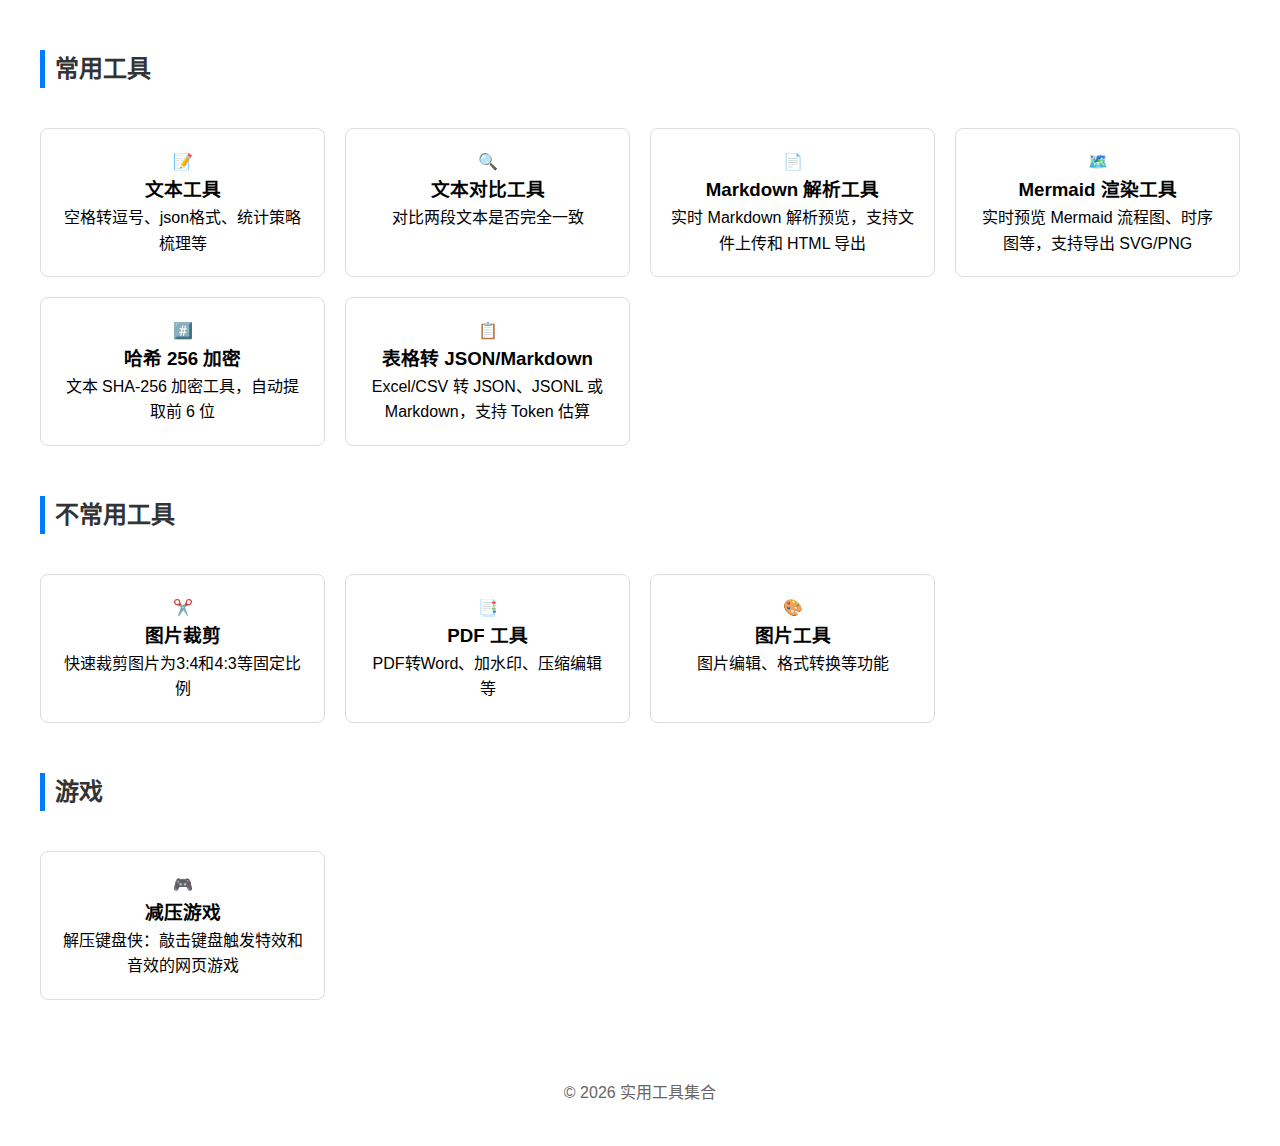
<file: index.html>
<!DOCTYPE html>
<html lang="zh-CN">
<head>
    <meta charset="UTF-8">
    <meta name="viewport" content="width=device-width, initial-scale=1.0">
    <title>实用工具集合</title>
    <link rel="stylesheet" href="工具箱/css/style.css">
</head>
<body>
    
    <main>
        <div id="tools-container">
            <!-- 工具列表将通过 JavaScript 动态加载 -->
        </div>
    </main>

    <footer>
        <p>© 2026 实用工具集合</p>
    </footer>

    <script src="工具箱/js/tools/toolsList.js"></script>
    <script src="工具箱/js/main.js"></script>
</body>
</html>
</file>
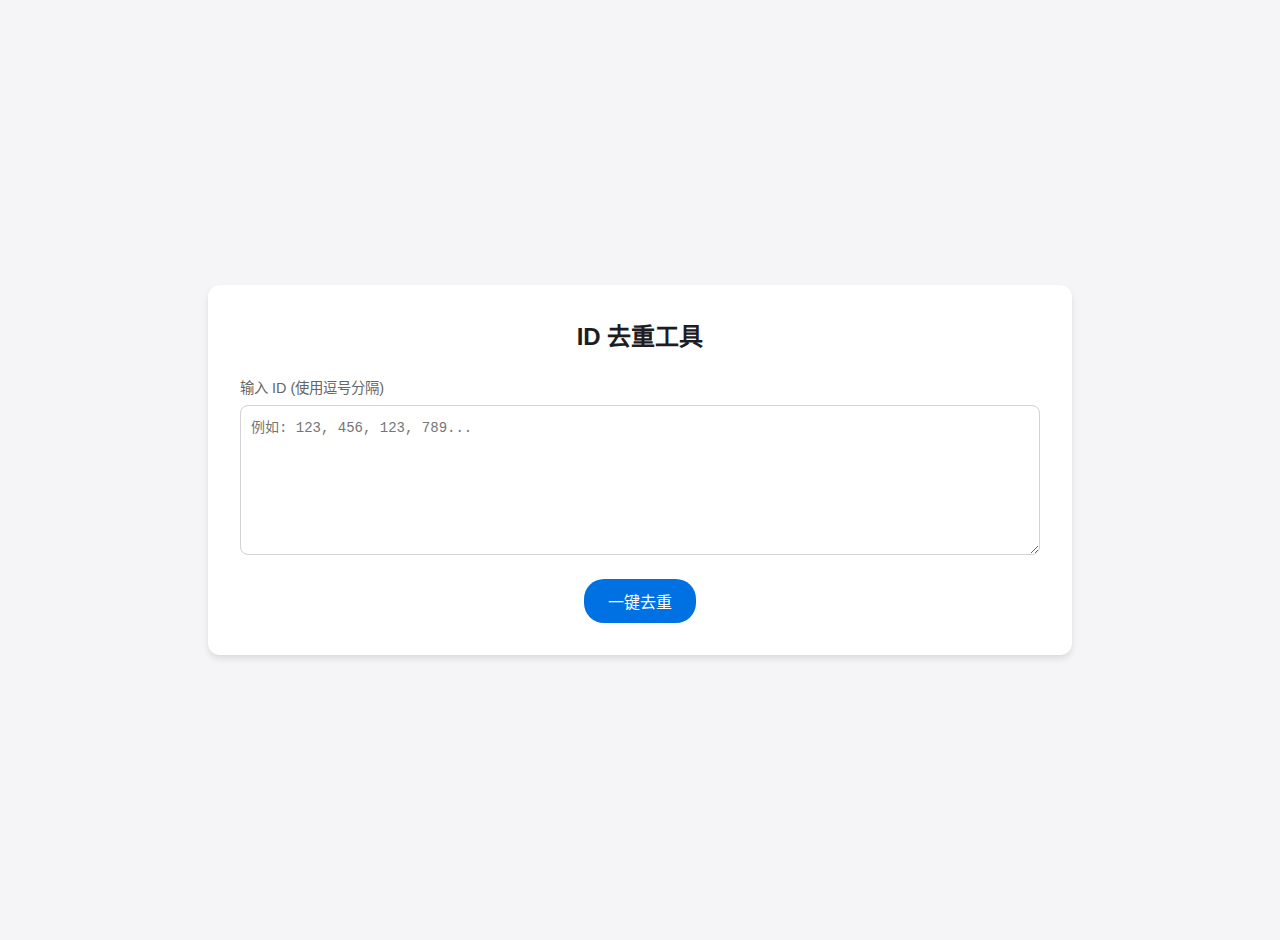
<file: id 去重工具/index.html>
<!DOCTYPE html>
<html lang="zh-CN">
<head>
    <meta charset="UTF-8">
    <meta name="viewport" content="width=device-width, initial-scale=1.0">
    <title>ID 去重工具</title>
    <style>
        body {
            font-family: -apple-system, BlinkMacSystemFont, "Segoe UI", Roboto, "Helvetica Neue", Arial, sans-serif;
            background-color: #f5f5f7;
            color: #333;
            display: flex;
            justify-content: center;
            align-items: center;
            min-height: 100vh;
            margin: 0;
            padding: 20px;
        }
        .container {
            background: white;
            padding: 2rem;
            border-radius: 12px;
            box-shadow: 0 4px 6px rgba(0,0,0,0.1);
            width: 100%;
            max-width: 800px;
            display: flex;
            flex-direction: column;
            gap: 1.5rem;
        }
        h1 {
            margin: 0;
            font-size: 1.5rem;
            text-align: center;
            color: #1d1d1f;
        }
        .input-group {
            display: flex;
            flex-direction: column;
            gap: 0.5rem;
        }
        label {
            font-weight: 500;
            font-size: 0.9rem;
            color: #666;
        }
        textarea {
            width: 100%;
            height: 150px;
            padding: 10px;
            border: 1px solid #d2d2d7;
            border-radius: 8px;
            font-family: monospace;
            font-size: 14px;
            resize: vertical;
            box-sizing: border-box;
        }
        textarea:focus {
            outline: none;
            border-color: #0071e3;
            box-shadow: 0 0 0 4px rgba(0,113,227,0.1);
        }
        .controls {
            display: flex;
            justify-content: center;
        }
        button {
            background-color: #0071e3;
            color: white;
            border: none;
            padding: 10px 24px;
            font-size: 1rem;
            border-radius: 20px;
            cursor: pointer;
            transition: background-color 0.2s;
        }
        button:hover {
            background-color: #0077ed;
        }
        button:active {
            background-color: #006edb;
        }
        button.secondary {
            background-color: #e8e8ed;
            color: #1d1d1f;
        }
        button.secondary:hover {
            background-color: #d2d2d7;
        }
        .stats {
            display: flex;
            justify-content: space-around;
            background-color: #f5f5f7;
            padding: 1rem;
            border-radius: 8px;
            text-align: center;
        }
        .stat-item {
            display: flex;
            flex-direction: column;
            gap: 4px;
        }
        .stat-label {
            font-size: 0.8rem;
            color: #86868b;
        }
        .stat-value {
            font-size: 1.2rem;
            font-weight: bold;
            color: #1d1d1f;
        }
        .result-group {
            position: relative;
        }
        .copy-btn {
            position: absolute;
            top: 10px;
            right: 10px;
            font-size: 0.8rem;
            padding: 6px 12px;
            background-color: rgba(255,255,255,0.9);
            border: 1px solid #d2d2d7;
            color: #333;
        }
        /* Toast Notification */
        #toast {
            visibility: hidden;
            min-width: 250px;
            margin-left: -125px;
            background-color: #333;
            color: #fff;
            text-align: center;
            border-radius: 8px;
            padding: 16px;
            position: fixed;
            z-index: 1;
            left: 50%;
            bottom: 30px;
            font-size: 17px;
            opacity: 0;
            transition: opacity 0.3s, bottom 0.3s;
        }
        #toast.show {
            visibility: visible;
            opacity: 1;
            bottom: 50px;
        }
    .format-controls {
        display: flex;
        gap: 1.5rem;
        margin-top: 1rem;
        align-items: center;
        justify-content: center;
    }
    .format-controls label {
        display: flex;
        align-items: center;
        gap: 0.5rem;
        cursor: pointer;
        color: #333;
    }
    input[type="radio"] {
        accent-color: #0071e3;
        transform: scale(1.2);
    }
    </style>
</head>
<body>

<div class="container">
    <h1>ID 去重工具</h1>

    <div class="input-group">
        <label for="inputData">输入 ID (使用逗号分隔)</label>
        <textarea id="inputData" placeholder="例如: 123, 456, 123, 789..."></textarea>
    </div>

    <div class="controls">
        <button onclick="deduplicate()">一键去重</button>
    </div>

    <div class="stats" id="statsSection" style="display: none;">
        <div class="stat-item">
            <span class="stat-label">去重前数量</span>
            <span class="stat-value" id="countBefore">-</span>
        </div>
        <div class="stat-item">
            <span class="stat-label">去重后数量</span>
            <span class="stat-value" id="countAfter">-</span>
        </div>
        <div class="stat-item">
            <span class="stat-label">重复 ID 数量</span>
            <span class="stat-value" id="countRemoved" style="color: #ff3b30;">-</span>
        </div>
    </div>

    <div class="input-group" id="resultSection" style="display: none;">
        <label for="outputData">去重结果</label>
        
        <div class="format-controls">
            <label><input type="radio" name="format" value="comma" checked onchange="updateOutputFormat()"> 逗号分隔</label>
            <label><input type="radio" name="format" value="newline" onchange="updateOutputFormat()"> 换行排列 (Excel)</label>
        </div>

        <div class="result-group">
            <textarea id="outputData" readonly></textarea>
            <button class="copy-btn secondary" onclick="copyResult()">复制结果</button>
        </div>
    </div>
</div>

<div id="toast">复制成功！</div>

<script>
    let currentUniqueIds = [];

    function deduplicate() {
        const input = document.getElementById('inputData').value;
        if (!input.trim()) {
            showToast("请输入一些 ID");
            return;
        }

        // Split by comma, space, newline, or mixed
        const rawIds = input.split(/[,，\s\n]+/).filter(id => id.trim() !== '');
        
        currentUniqueIds = [...new Set(rawIds)];

        document.getElementById('countBefore').textContent = rawIds.length;
        document.getElementById('countAfter').textContent = currentUniqueIds.length;
        document.getElementById('countRemoved').textContent = rawIds.length - currentUniqueIds.length;

        updateOutputFormat();

        document.getElementById('statsSection').style.display = 'flex';
        document.getElementById('resultSection').style.display = 'flex';
    }

    function updateOutputFormat() {
        if (currentUniqueIds.length === 0) return;

        const format = document.querySelector('input[name="format"]:checked').value;
        const separator = format === 'newline' ? '\n' : ',';
        document.getElementById('outputData').value = currentUniqueIds.join(separator);
    }

    function copyResult() {
        const output = document.getElementById('outputData');
        output.select();
        output.setSelectionRange(0, 99999); /* For mobile devices */

        navigator.clipboard.writeText(output.value).then(function() {
            showToast("复制成功！");
        }, function(err) {
            console.error('Async: Could not copy text: ', err);
            showToast("复制失败，请手动复制");
        });
    }

    function showToast(message) {
        const x = document.getElementById("toast");
        x.textContent = message;
        x.className = "show";
        setTimeout(function(){ x.className = x.className.replace("show", ""); }, 3000);
    }
</script>

</body>
</html>
</file>
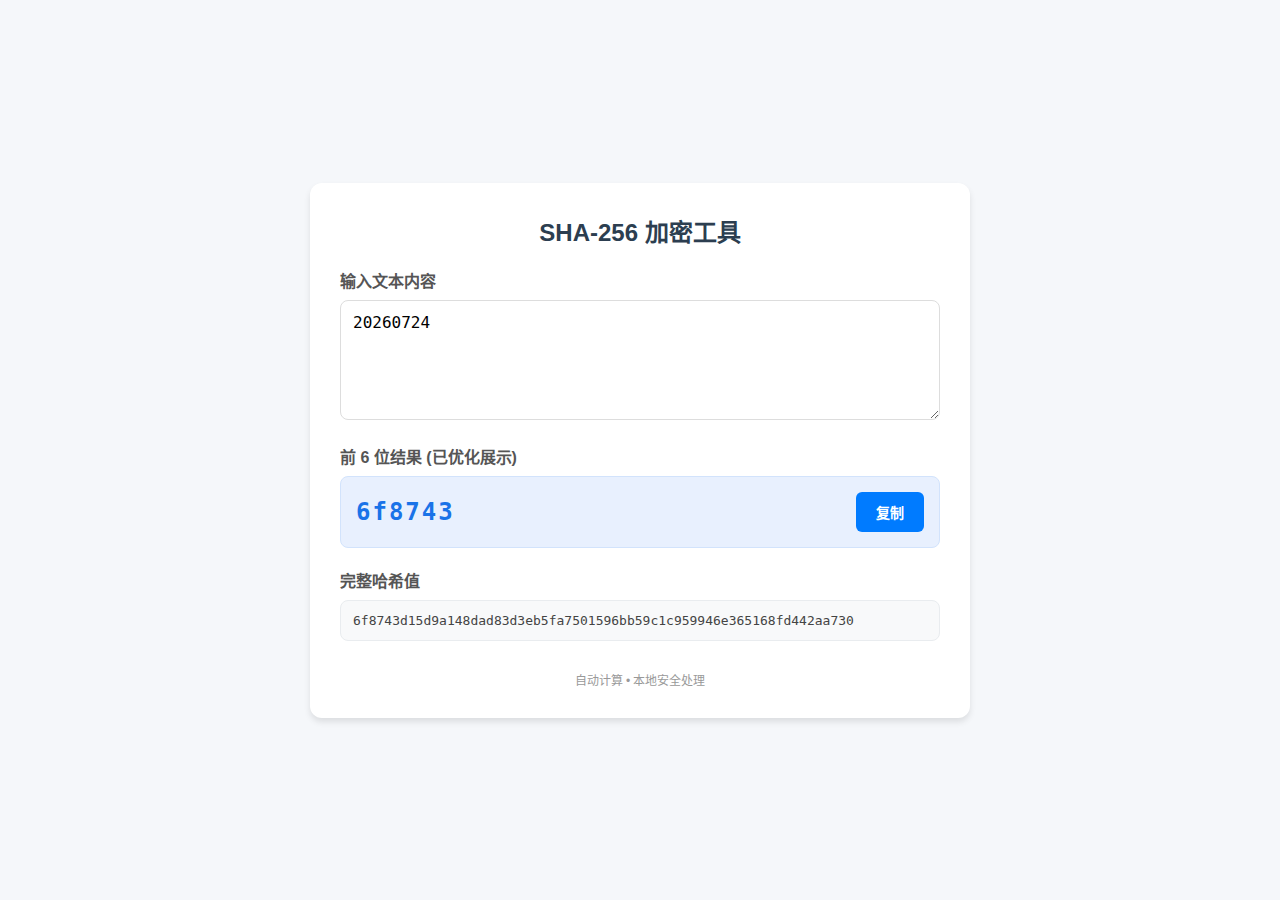
<file: 哈希 256 加密/index.html>
<!DOCTYPE html>
<html lang="zh-CN">
<head>
    <meta charset="UTF-8">
    <meta name="viewport" content="width=device-width, initial-scale=1.0">
    <title>SHA-256 加密工具</title>
    <style>
        body {
            font-family: -apple-system, BlinkMacSystemFont, "Segoe UI", Roboto, "Helvetica Neue", Arial, sans-serif;
            background-color: #f5f7fa;
            color: #333;
            display: flex;
            justify-content: center;
            align-items: center;
            min-height: 100vh;
            margin: 0;
            padding: 20px;
            box-sizing: border-box;
        }
        .container {
            background-color: #ffffff;
            padding: 30px;
            border-radius: 12px;
            box-shadow: 0 4px 6px rgba(0, 0, 0, 0.1);
            width: 100%;
            max-width: 600px;
        }
        h1 {
            text-align: center;
            margin-top: 0;
            margin-bottom: 20px;
            color: #2c3e50;
            font-size: 24px;
        }
        .input-group {
            margin-bottom: 20px;
        }
        label {
            display: block;
            margin-bottom: 8px;
            font-weight: 600;
            color: #555;
        }
        textarea {
            width: 100%;
            height: 120px;
            padding: 12px;
            border: 1px solid #ddd;
            border-radius: 8px;
            resize: vertical;
            font-size: 16px;
            box-sizing: border-box;
            transition: border-color 0.3s;
        }
        textarea:focus {
            border-color: #007bff;
            outline: none;
            box-shadow: 0 0 0 3px rgba(0, 123, 255, 0.1);
        }
        .result-group {
            margin-bottom: 20px;
        }
        .result-box {
            background-color: #f8f9fa;
            border: 1px solid #e9ecef;
            border-radius: 8px;
            padding: 12px;
            word-break: break-all;
            font-family: monospace;
            color: #444;
        }
        .short-result-container {
            display: flex;
            align-items: center;
            gap: 10px;
            background-color: #e8f0fe;
            border: 1px solid #d2e3fc;
            padding: 15px;
            border-radius: 8px;
        }
        .short-result-value {
            font-size: 24px;
            font-weight: bold;
            color: #1a73e8;
            letter-spacing: 2px;
            flex-grow: 1;
            font-family: monospace;
        }
        .copy-btn {
            background-color: #007bff;
            color: white;
            border: none;
            padding: 10px 20px;
            border-radius: 6px;
            cursor: pointer;
            font-size: 14px;
            font-weight: 600;
            transition: background-color 0.2s;
            white-space: nowrap;
        }
        .copy-btn:hover {
            background-color: #0056b3;
        }
        .copy-btn:active {
            transform: translateY(1px);
        }
        .footer {
            text-align: center;
            font-size: 12px;
            color: #999;
            margin-top: 30px;
        }
    </style>
</head>
<body>
    <div class="container">
        <h1>SHA-256 加密工具</h1>
        
        <div class="input-group">
            <label for="input-text">输入文本内容</label>
            <textarea id="input-text" placeholder="请输入需要加密的文本..."></textarea>
        </div>
        
        <div class="result-group">
            <label>前 6 位结果 (已优化展示)</label>
            <div class="short-result-container">
                <span id="short-hash" class="short-result-value">------</span>
                <button id="copy-btn" class="copy-btn" onclick="copyShortHash()">复制</button>
            </div>
        </div>

        <div class="result-group">
            <label>完整哈希值</label>
            <div id="full-hash" class="result-box">等待输入...</div>
        </div>
        
        <div class="footer">
            自动计算 • 本地安全处理
        </div>
    </div>

    <script>
        const inputText = document.getElementById('input-text');
        const fullHashDisplay = document.getElementById('full-hash');
        const shortHashDisplay = document.getElementById('short-hash');
        const copyBtn = document.getElementById('copy-btn');

        async function sha256(message) {
            // encode as (utf-8) Uint8Array
            const msgBuffer = new TextEncoder().encode(message);

            // hash the message
            const hashBuffer = await crypto.subtle.digest('SHA-256', msgBuffer);

            // convert ArrayBuffer to Array
            const hashArray = Array.from(new Uint8Array(hashBuffer));

            // convert bytes to hex string
            const hashHex = hashArray.map(b => b.toString(16).padStart(2, '0')).join('');
            return hashHex;
        }

        async function updateHash() {
            const text = inputText.value;
            if (!text) {
                fullHashDisplay.textContent = '等待输入...';
                shortHashDisplay.textContent = '------';
                return;
            }

            try {
                const hash = await sha256(text);
                fullHashDisplay.textContent = hash;
                shortHashDisplay.textContent = hash.substring(0, 6);
            } catch (error) {
                console.error("Hashing error:", error);
                fullHashDisplay.textContent = "加密出错";
            }
        }

        function copyShortHash() {
            const text = shortHashDisplay.textContent;
            if (!text || text === '------') {
                return;
            }

            // Fallback strategy for copying text
            if (navigator.clipboard && navigator.clipboard.writeText) {
                navigator.clipboard.writeText(text).then(() => {
                    showCopyFeedback();
                }).catch(err => {
                    console.error('Clipboard API failed:', err);
                    fallbackCopyText(text);
                });
            } else {
                fallbackCopyText(text);
            }
        }

        function fallbackCopyText(text) {
            const textArea = document.createElement("textarea");
            textArea.value = text;
            
            // Avoid scrolling to bottom
            textArea.style.top = "0";
            textArea.style.left = "0";
            textArea.style.position = "fixed";

            document.body.appendChild(textArea);
            textArea.focus();
            textArea.select();

            try {
                const successful = document.execCommand('copy');
                if (successful) {
                    showCopyFeedback();
                } else {
                    alert('复制失败，请手动复制');
                }
            } catch (err) {
                console.error('Fallback: Oops, unable to copy', err);
                alert('复制失败，请手动复制');
            }

            document.body.removeChild(textArea);
        }

        function showCopyFeedback() {
            const originalText = copyBtn.textContent;
            copyBtn.textContent = '已复制!';
            copyBtn.style.backgroundColor = '#28a745';
            
            setTimeout(() => {
                copyBtn.textContent = originalText;
                copyBtn.style.backgroundColor = '';
            }, 1500);
        }

        // Initialize with current date
        function initializeWithDate() {
            const now = new Date();
            const year = now.getFullYear();
            const month = String(now.getMonth() + 1).padStart(2, '0');
            const day = String(now.getDate()).padStart(2, '0');
            
            const dateStr = `${year}${month}${day}`;
            inputText.value = dateStr;
            updateHash();
        }

        inputText.addEventListener('input', updateHash);
        
        // Initialize on page load
        initializeWithDate();
    </script>
</body>
</html>
</file>
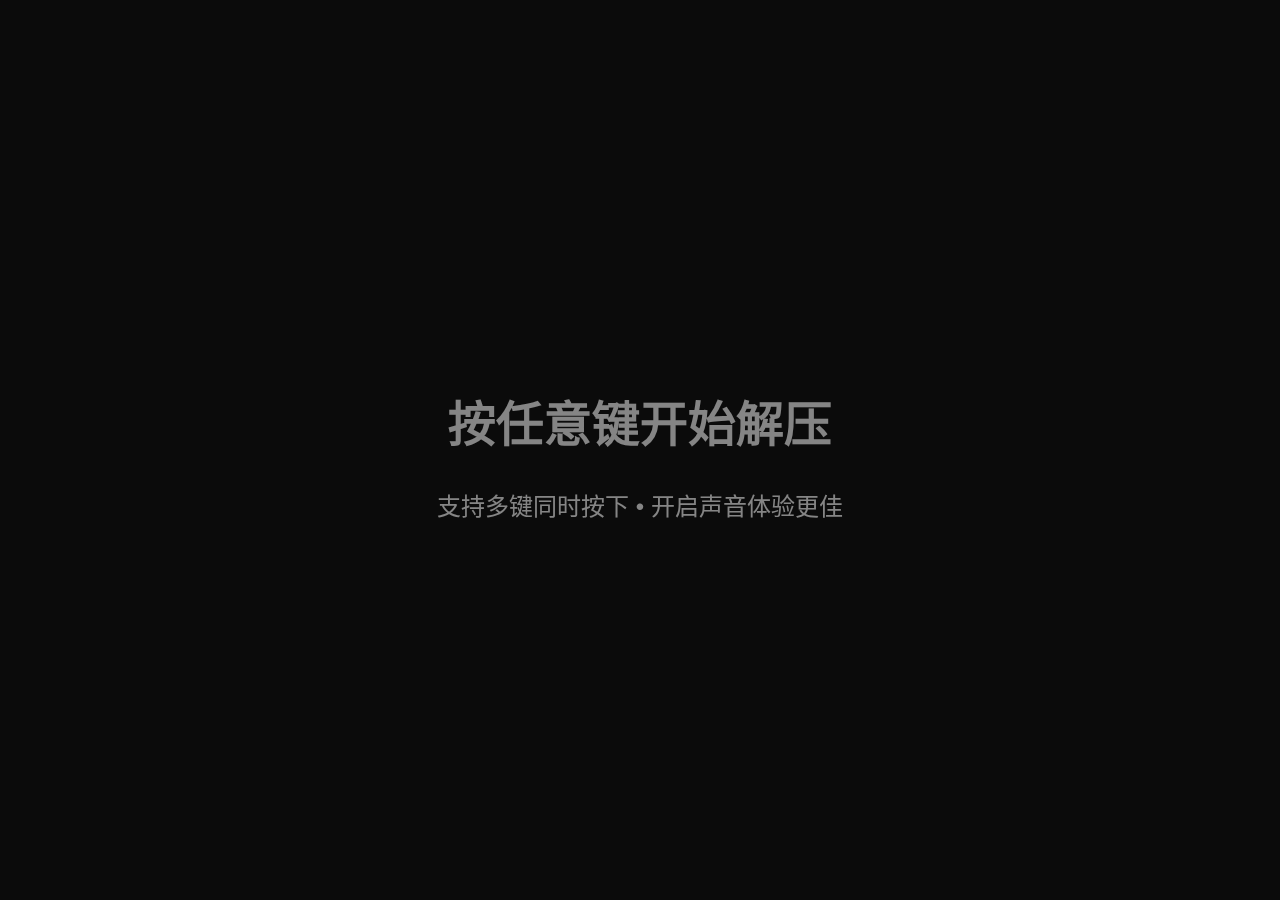
<file: 减压游戏/game.html>
<!DOCTYPE html>
<html lang="zh-CN">
<head>
    <meta charset="UTF-8">
    <meta name="viewport" content="width=device-width, initial-scale=1.0">
    <title>极度解压：键盘破坏者</title>
    <style>
        body, html {
            margin: 0;
            padding: 0;
            width: 100%;
            height: 100%;
            overflow: hidden;
            background-color: #111;
            font-family: 'Segoe UI', Tahoma, Geneva, Verdana, sans-serif;
        }
        canvas {
            display: block;
        }
        #instructions {
            position: absolute;
            top: 50%;
            left: 50%;
            transform: translate(-50%, -50%);
            color: rgba(255, 255, 255, 0.5);
            font-size: 24px;
            pointer-events: none;
            text-align: center;
            transition: opacity 0.5s;
        }
        #combo-counter {
            position: absolute;
            top: 20px;
            right: 60px;
            transform-origin: right top;
            color: #fff;
            font-size: 32px;
            font-weight: bold;
            text-shadow: 0 0 10px rgba(255, 255, 255, 0.5);
            pointer-events: none;
            display: none;
        }
    </style>
</head>
<body>

    <div id="instructions">
        <h1>按任意键开始解压</h1>
        <p>支持多键同时按下 • 开启声音体验更佳</p>
    </div>
    <div id="combo-counter">COMBO: 0</div>
    <canvas id="gameCanvas"></canvas>

    <script>
        // --- 音效系统 (Web Audio API) ---
        const AudioContext = window.AudioContext || window.webkitAudioContext;
        let audioCtx;

        function initAudio() {
            if (!audioCtx) {
                audioCtx = new AudioContext();
            }
            if (audioCtx.state === 'suspended') {
                audioCtx.resume();
            }
        }

        function playSound(type) {
            if (!audioCtx) initAudio();
            
            const oscillator = audioCtx.createOscillator();
            const gainNode = audioCtx.createGain();
            
            oscillator.connect(gainNode);
            gainNode.connect(audioCtx.destination);

            // 随机频率，制造混乱感
            const baseFreq = type === 'space' ? 100 : 200 + Math.random() * 600;
            oscillator.type = type === 'space' ? 'square' : 'sawtooth';
            oscillator.frequency.setValueAtTime(baseFreq, audioCtx.currentTime);
            oscillator.frequency.exponentialRampToValueAtTime(10, audioCtx.currentTime + 0.5);

            // 音量包络
            gainNode.gain.setValueAtTime(0.3, audioCtx.currentTime);
            gainNode.gain.exponentialRampToValueAtTime(0.01, audioCtx.currentTime + 0.3);

            oscillator.start();
            oscillator.stop(audioCtx.currentTime + 0.3);
        }

        // --- 视觉系统 ---
        const canvas = document.getElementById('gameCanvas');
        const ctx = canvas.getContext('2d');
        let width, height;

        function resize() {
            width = canvas.width = window.innerWidth;
            height = canvas.height = window.innerHeight;
        }
        window.addEventListener('resize', resize);
        resize();

        // 颜色库
        const colors = [
            '#FF0055', '#00FF99', '#00CCFF', '#FFEE00', '#FF3300', '#CC00FF', '#FFFFFF'
        ];

        // 粒子类
        class Particle {
            constructor(x, y, color) {
                this.x = x;
                this.y = y;
                this.color = color;
                const angle = Math.random() * Math.PI * 2;
                const speed = Math.random() * 10 + 2;
                this.vx = Math.cos(angle) * speed;
                this.vy = Math.sin(angle) * speed;
                this.life = 1.0;
                this.decay = Math.random() * 0.03 + 0.01;
                this.size = Math.random() * 5 + 2;
            }

            update() {
                this.x += this.vx;
                this.y += this.vy;
                this.vy += 0.2; // 重力
                this.vx *= 0.95; // 阻力
                this.vy *= 0.95;
                this.life -= this.decay;
            }

            draw() {
                ctx.globalAlpha = this.life;
                ctx.fillStyle = this.color;
                ctx.beginPath();
                ctx.arc(this.x, this.y, this.size, 0, Math.PI * 2);
                ctx.fill();
            }
        }

        // 文字特效类
        class FloatingText {
            constructor(text, x, y, color) {
                this.text = text;
                this.x = x;
                this.y = y;
                this.color = color;
                this.vy = -5;
                this.life = 1.0;
                this.size = 50;
            }

            update() {
                this.y += this.vy;
                this.life -= 0.02;
                this.size += 1;
            }

            draw() {
                ctx.globalAlpha = this.life;
                ctx.fillStyle = this.color;
                ctx.font = `bold ${this.size}px Arial`;
                ctx.textAlign = "center";
                ctx.textBaseline = "middle";
                ctx.fillText(this.text, this.x, this.y);
            }
        }

        let particles = [];
        let floatingTexts = [];
        let shake = 0;
        let combo = 0;
        let comboTimer = null;
        const comboEl = document.getElementById('combo-counter');

        // --- 游戏循环 ---
        function loop() {
            // 背景（带拖尾效果）
            ctx.globalAlpha = 0.2;
            ctx.fillStyle = '#111';
            ctx.fillRect(0, 0, width, height);

            // 屏幕震动
            ctx.save();
            if (shake > 0) {
                const dx = (Math.random() - 0.5) * shake;
                const dy = (Math.random() - 0.5) * shake;
                ctx.translate(dx, dy);
                shake *= 0.9;
                if (shake < 0.5) shake = 0;
            }

            // 更新绘制粒子
            for (let i = particles.length - 1; i >= 0; i--) {
                const p = particles[i];
                p.update();
                p.draw();
                if (p.life <= 0) particles.splice(i, 1);
            }

            // 更新绘制文字
            for (let i = floatingTexts.length - 1; i >= 0; i--) {
                const t = floatingTexts[i];
                t.update();
                t.draw();
                if (t.life <= 0) floatingTexts.splice(i, 1);
            }

            ctx.restore();
            requestAnimationFrame(loop);
        }
        loop();

        // 解压词库
        const stressReliefWords = [
            "滚", "爽", "炸", "碎", "崩", "飞", "灭", "破", "散", "去",
            "加薪", "暴富", "躺平", "自由", "开心", "无虑", "放假", "通关", "无敌", "锦鲤",
            "退退退", "不干了", "去你的", "爱谁谁", "没关系", "你可以", "最棒了", "哈哈哈", "奥利给", "666",
            "烦恼消散", "霉运走开", "水逆退散", "一夜暴富", "心想事成", "万事如意", "百毒不侵", "元气满满"
        ];

        // --- 交互 ---
        window.addEventListener('keydown', (e) => {
            // 隐藏说明
            const instructions = document.getElementById('instructions');
            if (instructions.style.opacity !== '0') {
                instructions.style.opacity = '0';
            }

            // 初始化音频
            initAudio();

            // 随机位置
            const x = Math.random() * (width - 100) + 50;
            const y = Math.random() * (height - 100) + 50;
            const color = colors[Math.floor(Math.random() * colors.length)];

            // 生成爆炸粒子
            for (let i = 0; i < 30; i++) {
                particles.push(new Particle(x, y, color));
            }

            // 生成文字：随机选择一个解压词
            const randomWord = stressReliefWords[Math.floor(Math.random() * stressReliefWords.length)];
            floatingTexts.push(new FloatingText(randomWord, x, y, color));

            // 播放音效
            playSound(e.code === 'Space' ? 'space' : 'normal');

            // 屏幕震动
            shake = 20;

            // 连击系统
            combo++;
            comboEl.innerText = `COMBO: ${combo}`;
            comboEl.style.display = 'block';
            comboEl.style.color = color;
            comboEl.style.transform = `scale(${1 + combo * 0.01})`;
            
            clearTimeout(comboTimer);
            comboTimer = setTimeout(() => {
                combo = 0;
                comboEl.style.display = 'none';
            }, 1000);
        });

        // 触摸支持 (移动端适配)
        window.addEventListener('touchstart', (e) => {
            e.preventDefault();
            for (let i = 0; i < e.touches.length; i++) {
                const touch = e.touches[i];
                // 模拟按键事件逻辑
                initAudio();
                const x = touch.clientX;
                const y = touch.clientY;
                const color = colors[Math.floor(Math.random() * colors.length)];
                
                for (let j = 0; j < 30; j++) {
                    particles.push(new Particle(x, y, color));
                }
                
                // 随机选择一个解压词
                const randomWord = stressReliefWords[Math.floor(Math.random() * stressReliefWords.length)];
                floatingTexts.push(new FloatingText(randomWord, x, y, color));
                
                playSound('normal');
                shake = 20;
            }
        });

    </script>
</body>
</html>
</file>
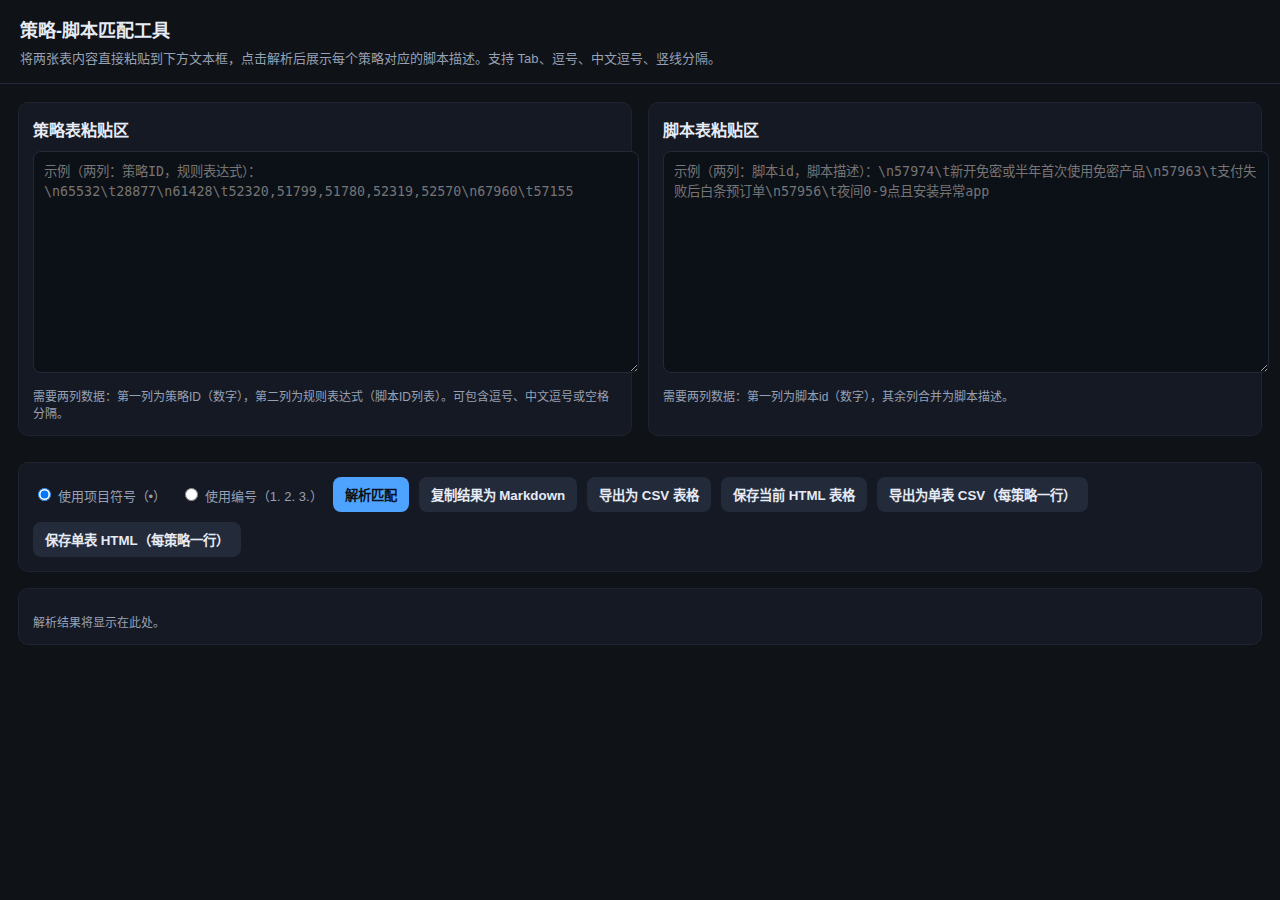
<file: 策略下脚本描述合并/strategy_script_matcher.html>
<!doctype html>
<html lang="zh-CN">
<head>
  <meta charset="utf-8" />
  <meta name="viewport" content="width=device-width, initial-scale=1" />
  <title>策略-脚本匹配工具</title>
  <style>
    :root { --bg:#0f1216; --panel:#151923; --text:#e6ebf5; --muted:#97a1b5; --accent:#4da3ff; --danger:#ff6767; --ok:#50c878; }
    body { margin:0; font-family: -apple-system,BlinkMacSystemFont,Segoe UI,Roboto,Helvetica,Arial,"PingFang SC","Microsoft Yahei",sans-serif; background: var(--bg); color: var(--text); }
    header { padding:16px 20px; border-bottom:1px solid #222939; }
    header h1 { margin:0; font-size:18px; }
    header p { margin:6px 0 0; color: var(--muted); font-size:13px; }
    .container { padding:18px; display:grid; grid-template-columns: 1fr 1fr; gap:16px; }
    .panel { background: var(--panel); border:1px solid #1d2331; border-radius:10px; padding:14px; }
    .panel h2 { margin:0 0 10px; font-size:16px; }
    textarea { width:100%; min-height:200px; resize:vertical; background:#0c1017; color:var(--text); border:1px solid #222939; border-radius:8px; padding:10px; line-height:1.5; }
    .controls { display:flex; flex-wrap:wrap; gap:10px; align-items:center; margin-top:10px; }
    .btn { background: var(--accent); color:#0b111a; border:none; padding:8px 12px; border-radius:8px; font-weight:600; cursor:pointer; }
    .btn.secondary { background:#232a3a; color:var(--text); }
    .btn:disabled { opacity:0.5; cursor:not-allowed; }
    .options { display:flex; gap:14px; color:var(--muted); font-size:13px; }
    .result { grid-column: 1 / -1; background: var(--panel); border:1px solid #1d2331; border-radius:10px; padding:14px; }
    table { width:100%; border-collapse: collapse; }
    th, td { border-bottom:1px solid #222939; padding:8px; vertical-align: top; }
    th { text-align:left; color:var(--muted); font-weight:600; }
    .id { font-variant-numeric: tabular-nums; }
    .missing { color: var(--danger); }
    .badge { display:inline-block; padding:2px 8px; border-radius:999px; font-size:12px; background:#232a3a; color:var(--muted); margin-left:8px; }
    .footer-note { color:var(--muted); font-size:12px; margin-top:10px; }
    ul, ol { margin:8px 0; }
    .mono { font-family: ui-monospace,SFMono-Regular,Menlo,Monaco,Consolas,"Liberation Mono","Courier New",monospace; }
  </style>
  <script>
    function detectDelimiter(line) {
      if (line.includes('\t')) return '\t';
      if (line.includes(',')) return ',';
      if (line.includes('，')) return '，';
      if (line.includes('|')) return '|';
      // fallback: multiple spaces
      return ' ';
    }

    function splitFields(line, delim) {
      if (delim === '\t') return line.split('\t');
      if (delim === ' ') return line.trim().split(/\s+/);
      return line.split(delim);
    }

    function normalizeIds(expr) {
      if (!expr) return [];
      return expr
        .toString()
        .replace(/\s+/g, ' ')
        .split(/[，,;、\s]+/)
        .map(s => s.trim())
        .filter(s => /^(\d+)$/.test(s));
    }

    function parseStrategies(text) {
      const lines = text.replace(/\r/g, '').split('\n').map(l => l.trim()).filter(Boolean);
      if (!lines.length) return [];
      const delim = detectDelimiter(lines[0]);
      const result = [];
      for (const line of lines) {
        const fields = splitFields(line, delim);
        if (fields.length < 2) continue;
        const first = fields[0].trim();
        const second = fields[1].trim();
        if (!/^\d+$/.test(first)) {
          // header line, skip
          continue;
        }
        result.push({
          strategyId: first,
          rawExpression: second,
          scriptIds: normalizeIds(second)
        });
      }
      return result;
    }

    function parseScripts(text) {
      const lines = text.replace(/\r/g, '').split('\n').map(l => l.trim()).filter(Boolean);
      if (!lines.length) return new Map();
      const delim = detectDelimiter(lines[0]);
      const map = new Map();
      for (const line of lines) {
        const fields = splitFields(line, delim);
        if (!fields.length) continue;
        const first = fields[0].trim();
        // skip header if non-numeric
        if (!/^\d+$/.test(first)) continue;
        const desc = (fields.slice(1).join(delim)).trim();
        if (!desc) continue;
        map.set(first, desc);
      }
      return map;
    }

    function renderResults(strategies, scriptMap, numbered) {
      const container = document.getElementById('result');
      container.innerHTML = '';

      const table = document.createElement('table');
      const thead = document.createElement('thead');
      thead.innerHTML = '<tr><th class="id">策略ID</th><th>规则表达式</th><th>脚本描述</th></tr>';
      table.appendChild(thead);

      const tbody = document.createElement('tbody');
      for (const s of strategies) {
        const tr = document.createElement('tr');
        const tdId = document.createElement('td');
        tdId.className = 'id mono';
        tdId.textContent = s.strategyId;
        const tdExpr = document.createElement('td');
        tdExpr.className = 'mono';
        tdExpr.textContent = s.rawExpression;
        const tdDesc = document.createElement('td');

        const list = document.createElement(numbered ? 'ol' : 'ul');
        for (const id of s.scriptIds) {
          const li = document.createElement('li');
          if (scriptMap.has(id)) {
            li.textContent = scriptMap.get(id);
          } else {
            li.innerHTML = `<span class="missing">未找到脚本 ${id}</span>`;
          }
          list.appendChild(li);
        }
        tdDesc.appendChild(list);

        const missingCount = s.scriptIds.filter(id => !scriptMap.has(id)).length;
        if (missingCount > 0) {
          const badge = document.createElement('span');
          badge.className = 'badge';
          badge.textContent = `未匹配：${missingCount}`;
          tdDesc.appendChild(badge);
        }

        tr.appendChild(tdId);
        tr.appendChild(tdExpr);
        tr.appendChild(tdDesc);
        tbody.appendChild(tr);
      }
      table.appendChild(tbody);
      container.appendChild(table);
    }

    function copyMarkdown() {
      const strategiesText = document.getElementById('strategies').value.trim();
      const scriptsText = document.getElementById('scripts').value.trim();
      const numbered = document.getElementById('style-numbered').checked;
      const strategies = parseStrategies(strategiesText);
      const scriptMap = parseScripts(scriptsText);
      let md = '';
      for (const s of strategies) {
        md += `\n- 策略 \`${s.strategyId}\`:`;
        for (let i = 0; i < s.scriptIds.length; i++) {
          const id = s.scriptIds[i];
          const prefix = numbered ? `${i+1}.` : '-';
          const desc = scriptMap.get(id) || `未找到脚本 ${id}`;
          md += `\n  ${prefix} ${desc}`;
        }
        md += '\n';
      }
      navigator.clipboard.writeText(md).then(() => {
        const tip = document.getElementById('copy-tip');
        tip.textContent = '已复制为 Markdown';
        tip.style.color = 'var(--ok)';
        setTimeout(() => { tip.textContent = ''; }, 2000);
      });
    }

    function runParse() {
      const strategiesText = document.getElementById('strategies').value.trim();
      const scriptsText = document.getElementById('scripts').value.trim();
      const numbered = document.getElementById('style-numbered').checked;
      const strategies = parseStrategies(strategiesText);
      const scriptMap = parseScripts(scriptsText);
      renderResults(strategies, scriptMap, numbered);
      // 缓存最近一次解析结果，供导出使用
      window.__lastResult = { strategies, scriptMap, numbered };
    }

    function ensureParsed() {
      if (!window.__lastResult || !window.__lastResult.strategies?.length) {
        runParse();
      }
      return window.__lastResult;
    }

    function toCSVValue(v) {
      const s = String(v ?? '');
      if (/[",\n]/.test(s)) {
        return '"' + s.replace(/"/g, '""') + '"';
      }
      return s;
    }

    function exportCSV() {
      const data = ensureParsed();
      const { strategies, scriptMap } = data;
      const header = ['策略ID','规则表达式','脚本ID','脚本描述'];
      const rows = [header];
      for (const s of strategies) {
        for (const id of s.scriptIds) {
          const desc = scriptMap.get(id) || `未找到脚本 ${id}`;
          rows.push([s.strategyId, s.rawExpression, id, desc]);
        }
      }
      const bom = '\ufeff'; // 解决中文在 Excel 中显示问题
      const csv = rows.map(r => r.map(toCSVValue).join(',')).join('\n');
      const blob = new Blob([bom + csv], { type: 'text/csv;charset=utf-8;' });
      const url = URL.createObjectURL(blob);
      const a = document.createElement('a');
      a.href = url;
      a.download = 'strategy_script_results.csv';
      document.body.appendChild(a);
      a.click();
      document.body.removeChild(a);
      URL.revokeObjectURL(url);
    }

    function exportHTMLTable() {
      const data = ensureParsed();
      // 直接获取当前结果表格的 HTML 并打包成独立文件
      const result = document.getElementById('result');
      const tableEl = result.querySelector('table');
      if (!tableEl) { runParse(); }
      const html = `<!doctype html><html><head><meta charset="utf-8"><title>策略-脚本匹配结果</title></head><body>${result.innerHTML}</body></html>`;
      const blob = new Blob([html], { type: 'text/html;charset=utf-8;' });
      const url = URL.createObjectURL(blob);
      const a = document.createElement('a');
      a.href = url;
      a.download = 'strategy_script_results.html';
      document.body.appendChild(a);
      a.click();
      document.body.removeChild(a);
      URL.revokeObjectURL(url);
    }

    function buildCombinedText(scriptIds, scriptMap, numbered) {
      const lines = [];
      for (let i = 0; i < scriptIds.length; i++) {
        const id = scriptIds[i];
        const desc = scriptMap.get(id) || `未找到脚本 ${id}`;
        const prefix = numbered ? `${i+1}. ` : '• ';
        lines.push(prefix + desc);
      }
      return lines.join('\n');
    }

    function exportCombinedCSV() {
      const data = ensureParsed();
      const { strategies, scriptMap, numbered } = data;
      const header = ['策略ID','规则表达式','脚本描述（合并为一格，按行分隔）'];
      const rows = [header];
      for (const s of strategies) {
        const combined = buildCombinedText(s.scriptIds, scriptMap, numbered);
        rows.push([s.strategyId, s.rawExpression, combined]);
      }
      const bom = '\ufeff';
      const csv = rows.map(r => r.map(toCSVValue).join(',')).join('\n');
      const blob = new Blob([bom + csv], { type: 'text/csv;charset=utf-8;' });
      const url = URL.createObjectURL(blob);
      const a = document.createElement('a');
      a.href = url;
      a.download = 'strategy_script_results_combined.csv';
      document.body.appendChild(a);
      a.click();
      document.body.removeChild(a);
      URL.revokeObjectURL(url);
    }

    function exportCombinedHTMLTable() {
      const data = ensureParsed();
      const { strategies, scriptMap, numbered } = data;
      const style = `
        <style>
          body { font-family: -apple-system, Segoe UI, Roboto, Helvetica, Arial, 'PingFang SC', 'Microsoft Yahei', sans-serif; color:#1f2328; }
          table { border-collapse: collapse; width: 100%; }
          th, td { border: 1px solid #d0d7de; padding: 8px; vertical-align: top; }
          th { background:#f6f8fa; text-align:left; }
          .mono { font-family: ui-monospace, SFMono-Regular, Menlo, Monaco, Consolas, 'Liberation Mono', 'Courier New', monospace; }
          .pre { white-space: pre-line; }
        </style>
      `;
      const head = '<thead><tr><th class="mono">策略ID</th><th class="mono">规则表达式</th><th>脚本描述（合并）</th></tr></thead>';
      let body = '<tbody>';
      for (const s of strategies) {
        const combined = buildCombinedText(s.scriptIds, scriptMap, numbered);
        body += `<tr><td class="mono">${s.strategyId}</td><td class="mono">${s.rawExpression}</td><td class="pre">${combined}</td></tr>`;
      }
      body += '</tbody>';
      const html = `<!doctype html><html><head><meta charset="utf-8"><title>策略-脚本匹配结果（单表）</title>${style}</head><body><table>${head}${body}</table></body></html>`;
      const blob = new Blob([html], { type: 'text/html;charset=utf-8;' });
      const url = URL.createObjectURL(blob);
      const a = document.createElement('a');
      a.href = url;
      a.download = 'strategy_script_results_combined.html';
      document.body.appendChild(a);
      a.click();
      document.body.removeChild(a);
      URL.revokeObjectURL(url);
    }
  </script>
</head>
<body>
  <header>
    <h1>策略-脚本匹配工具</h1>
    <p>将两张表内容直接粘贴到下方文本框，点击解析后展示每个策略对应的脚本描述。支持 Tab、逗号、中文逗号、竖线分隔。</p>
  </header>

  <div class="container">
    <section class="panel">
      <h2>策略表粘贴区</h2>
      <textarea id="strategies" placeholder="示例（两列：策略ID，规则表达式）：\n65532\t28877\n61428\t52320,51799,51780,52319,52570\n67960\t57155"></textarea>
      <div class="footer-note">需要两列数据：第一列为策略ID（数字），第二列为规则表达式（脚本ID列表）。可包含逗号、中文逗号或空格分隔。</div>
    </section>

    <section class="panel">
      <h2>脚本表粘贴区</h2>
      <textarea id="scripts" placeholder="示例（两列：脚本id，脚本描述）：\n57974\t新开免密或半年首次使用免密产品\n57963\t支付失败后白条预订单\n57956\t夜间0-9点且安装异常app"></textarea>
      <div class="footer-note">需要两列数据：第一列为脚本id（数字），其余列合并为脚本描述。</div>
    </section>

    <section class="panel controls" style="grid-column: 1 / -1;">
      <div class="options">
        <label><input type="radio" name="style" id="style-bulleted" checked> 使用项目符号（•）</label>
        <label><input type="radio" name="style" id="style-numbered"> 使用编号（1. 2. 3.）</label>
      </div>
      <button class="btn" onclick="runParse()">解析匹配</button>
      <button class="btn secondary" onclick="copyMarkdown()">复制结果为 Markdown</button>
      <button class="btn secondary" onclick="exportCSV()">导出为 CSV 表格</button>
      <button class="btn secondary" onclick="exportHTMLTable()">保存当前 HTML 表格</button>
      <button class="btn secondary" onclick="exportCombinedCSV()">导出为单表 CSV（每策略一行）</button>
      <button class="btn secondary" onclick="exportCombinedHTMLTable()">保存单表 HTML（每策略一行）</button>
      <span id="copy-tip" class="footer-note"></span>
    </section>

    <section id="result" class="result">
      <div class="footer-note">解析结果将显示在此处。</div>
    </section>
  </div>

</body>
</html>
</file>
<file: 工具箱/css/style.css>
* {
    margin: 0;
    padding: 0;
    box-sizing: border-box;
}

body {
    font-family: -apple-system, BlinkMacSystemFont, "Segoe UI", Roboto, "Helvetica Neue", Arial, sans-serif;
    line-height: 1.6;
    padding: 20px;
}

header {
    text-align: center;
    margin-bottom: 40px;
}

.tools-grid {
    display: grid;
    grid-template-columns: repeat(auto-fill, minmax(250px, 1fr));
    gap: 20px;
    padding: 20px;
}

.tool-card {
    border: 1px solid #ddd;
    border-radius: 8px;
    padding: 20px;
    text-align: center;
    cursor: pointer;
    transition: transform 0.2s;
}

.tool-card:hover {
    transform: translateY(-5px);
    box-shadow: 0 5px 15px rgba(0,0,0,0.1);
}

footer {
    text-align: center;
    margin-top: 40px;
    padding: 20px;
    color: #666;
}

.tool-container {
    max-width: 1200px;
    margin: 0 auto;
    padding: 20px;
}

.tool-container {
    max-width: 1200px;
    margin: 0 auto;
    padding: 20px;
}

/* 添加 Toast 提示样式 */
.toast {
    position: fixed;
    bottom: 20px;
    left: 50%;
    transform: translateX(-50%);
    background-color: #333;
    color: white;
    padding: 12px 24px;
    border-radius: 4px;
    font-size: 14px;
    opacity: 0;
    visibility: hidden;
    transition: all 0.3s ease;
    z-index: 1000;
}

.toast.show {
    opacity: 1;
    visibility: visible;
    transform: translateX(-50%) translateY(-20px);
}
</file>
